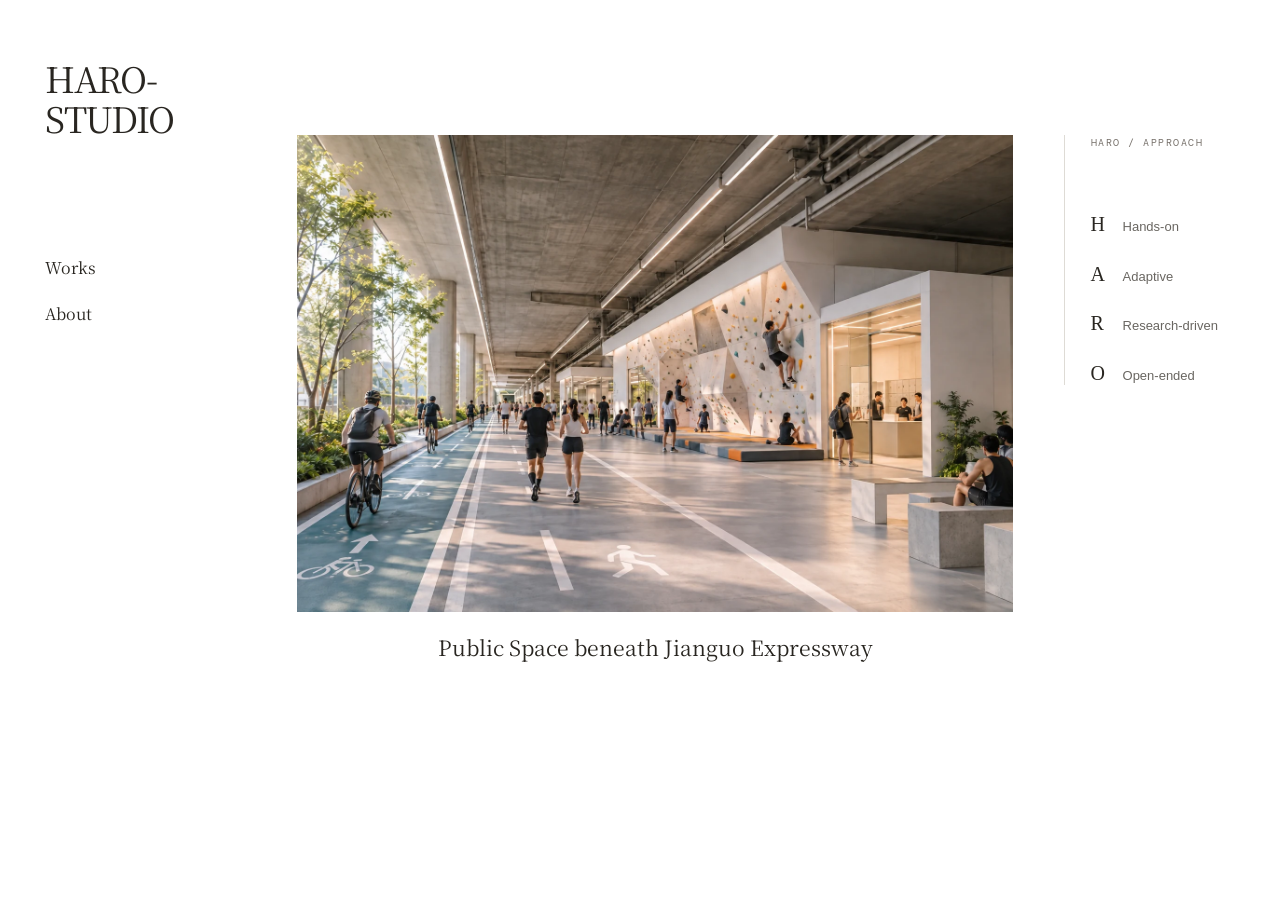
<file: index.html>
<!doctype html>
<html lang="en">
<head>
  <meta charset="utf-8">
  <meta name="viewport" content="width=device-width, initial-scale=1">
  <meta name="description" content="HARO-STUDIO — Architecture portfolio of Samuel HUANG">
  <meta name="theme-color" content="#ffffff">
  <title>HARO-STUDIO — Architecture Portfolio</title>
  <link rel="preconnect" href="https://fonts.googleapis.com">
  <link rel="preconnect" href="https://fonts.gstatic.com" crossorigin>
  <link href="https://fonts.googleapis.com/css2?family=DM+Mono:wght@400;500&family=Noto+Sans+TC:wght@400;500;600&family=Noto+Serif+TC:wght@400;500&display=swap" rel="stylesheet">
  <link rel="stylesheet" href="assets/site.css">
  <script src="assets/app.js" defer></script>
</head>
<body class="showcase-page">
  <main class="showcase-layout">
    <aside class="work-index">
      <h1 class="showcase-brand"><a href="index.html">HARO-<br>STUDIO</a></h1>
      <nav class="primary-navigation" aria-label="Main navigation">
        <a class="text-navigation" href="works.html">Works</a>
        <a class="text-navigation" href="about.html">About</a>
      </nav>
    </aside>

    <section class="showcase-main" aria-label="Featured projects">
      <div class="image-stage" id="image-stage">
        <a id="stage-link" class="stage-image-link" href="work.html?id=under-bridge" aria-label="View Public Space beneath Jianguo Expressway">
          <img id="active-project-image" src="assets/images/jianguo-underpass.webp" alt="Rendering of a public recreation space under the Jianguo Expressway">
        </a>
      </div>
      <div class="showcase-caption">
        <a id="project-title" class="caption-title" href="work.html?id=under-bridge">Public Space beneath Jianguo Expressway</a>
      </div>
    </section>
    <aside class="studio-principles" aria-labelledby="principles-title">
      <div class="principles-inner">
        <h2 id="principles-title">HARO / Approach</h2>
        <ul>
          <li><span class="principle-letter">H</span><span>Hands-on</span></li>
          <li><span class="principle-letter">A</span><span>Adaptive</span></li>
          <li><span class="principle-letter">R</span><span>Research-driven</span></li>
          <li><span class="principle-letter">O</span><span>Open-ended</span></li>
        </ul>
      </div>
    </aside>
  </main>
</body>
</html>
</file>
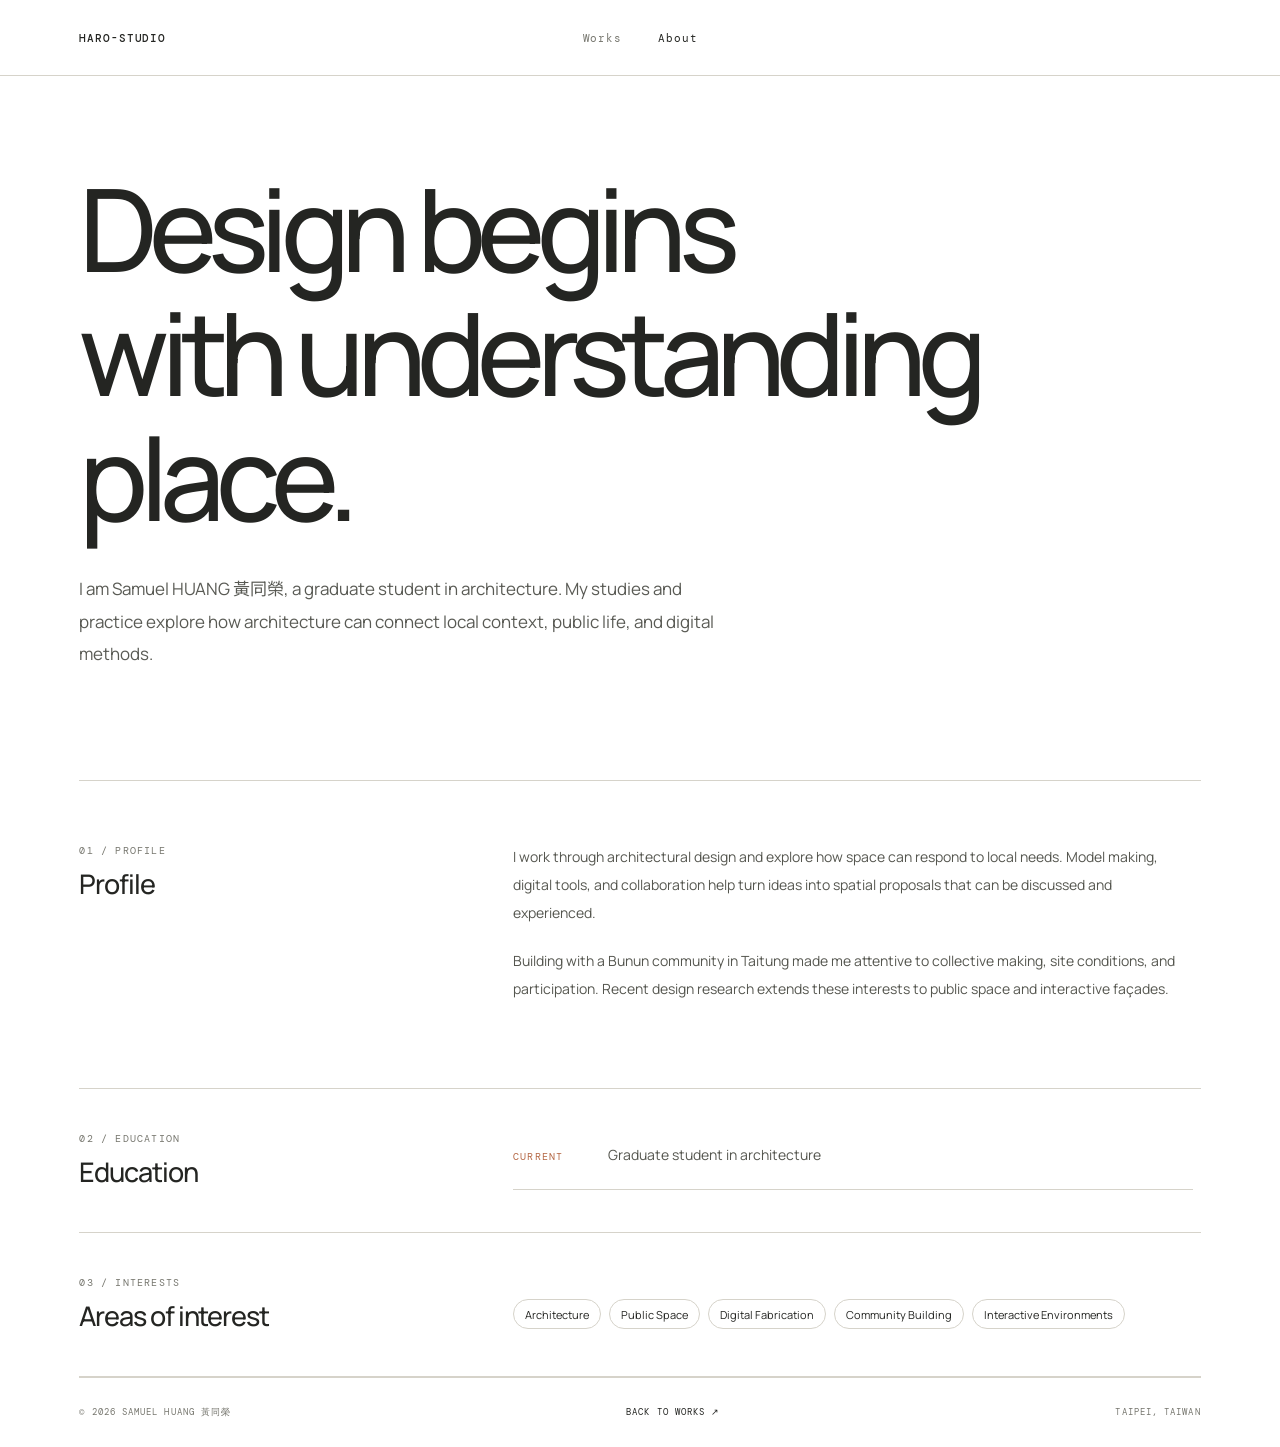
<file: about.html>
<!doctype html>
<html lang="en">
<head>
  <meta charset="utf-8">
  <meta name="viewport" content="width=device-width, initial-scale=1">
  <meta name="description" content="About Samuel HUANG — architecture, public space, and making">
  <title>About — HARO-STUDIO</title>
  <link rel="preconnect" href="https://fonts.googleapis.com">
  <link rel="preconnect" href="https://fonts.gstatic.com" crossorigin>
  <link href="https://fonts.googleapis.com/css2?family=DM+Mono:wght@400;500&family=Manrope:wght@400;500;600;700&family=Noto+Sans+TC:wght@400;500;600;700&display=swap" rel="stylesheet">
  <link rel="stylesheet" href="assets/site.css">
</head>
<body>
  <header class="topbar">
    <a class="wordmark" href="index.html">HARO-STUDIO</a>
    <nav aria-label="Main navigation"><a href="works.html">Works</a><a class="active" href="about.html" aria-current="page">About</a></nav>
  </header>
  <main>
    <section class="about-hero wrap">
      <h1>Design begins<br>with understanding place.</h1>
      <p class="about-lead">I am Samuel HUANG <span lang="zh-Hant">黃同榮</span>, a graduate student in architecture. My studies and practice explore how architecture can connect local context, public life, and digital methods.</p>
    </section>
    <section class="about-content wrap">
      <div class="about-col"><p class="eyebrow">01 / PROFILE</p><h2>Profile</h2></div>
      <div class="about-copy">
        <p>I work through architectural design and explore how space can respond to local needs. Model making, digital tools, and collaboration help turn ideas into spatial proposals that can be discussed and experienced.</p>
        <p>Building with a Bunun community in Taitung made me attentive to collective making, site conditions, and participation. Recent design research extends these interests to public space and interactive façades.</p>
      </div>
    </section>
    <section class="about-content education wrap">
      <div class="about-col"><p class="eyebrow">02 / EDUCATION</p><h2>Education</h2></div>
      <div class="about-copy"><div class="timeline-item"><span class="year">CURRENT</span><p>Graduate student in architecture</p></div></div>
    </section>
    <section class="about-content education wrap">
      <div class="about-col"><p class="eyebrow">03 / INTERESTS</p><h2>Areas of interest</h2></div>
      <div class="tag-list"><span>Architecture</span><span>Public Space</span><span>Digital Fabrication</span><span>Community Building</span><span>Interactive Environments</span></div>
    </section>
  </main>
  <footer class="footer wrap"><span>© 2026 SAMUEL HUANG <span lang="zh-Hant">黃同榮</span></span><a href="works.html">Back to works ↗</a><span>TAIPEI, TAIWAN</span></footer>
</body>
</html>
</file>
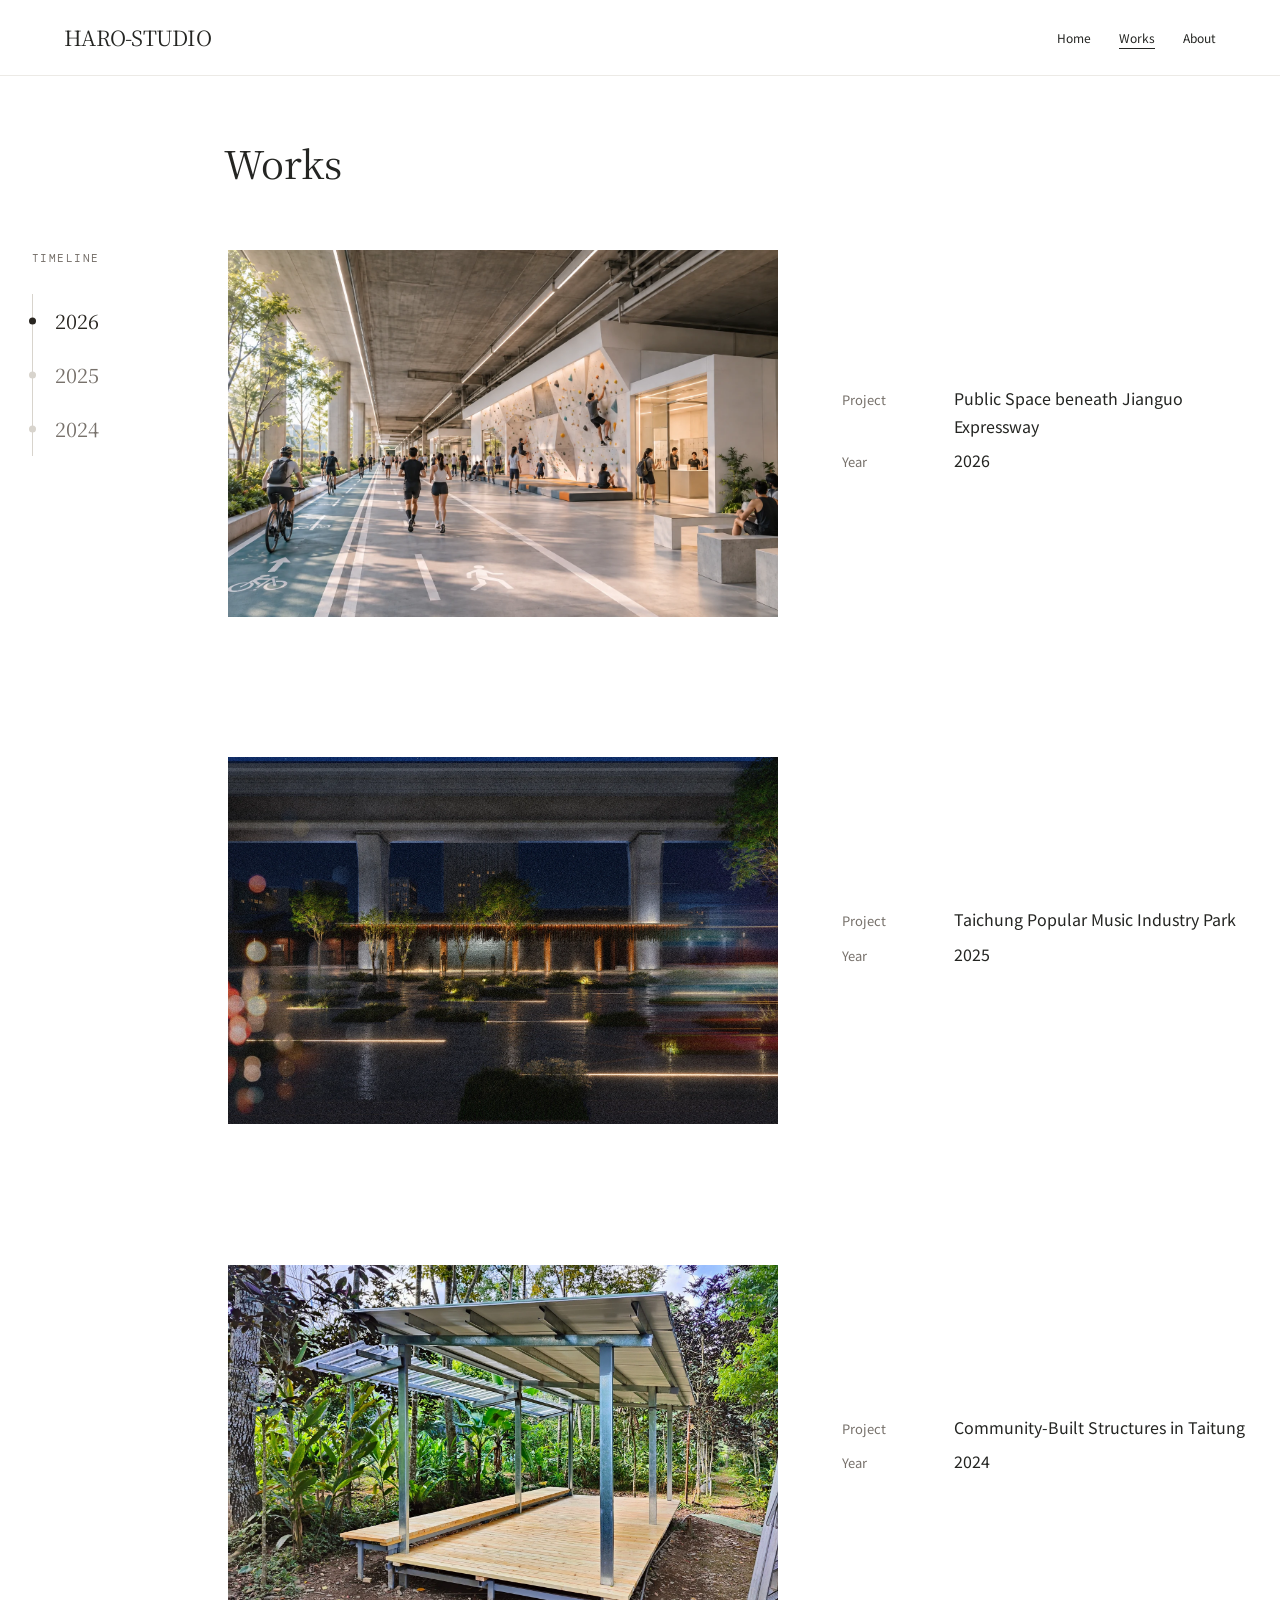
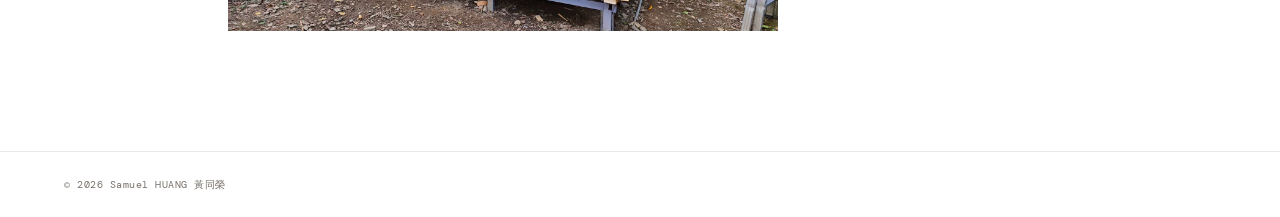
<file: works.html>
<!doctype html>
<html lang="en">
<head>
  <meta charset="utf-8">
  <meta name="viewport" content="width=device-width, initial-scale=1">
  <meta name="description" content="Architecture projects by Samuel HUANG at HARO-STUDIO">
  <meta name="theme-color" content="#ffffff">
  <title>Works — HARO-STUDIO</title>
  <link rel="preconnect" href="https://fonts.googleapis.com">
  <link rel="preconnect" href="https://fonts.gstatic.com" crossorigin>
  <link href="https://fonts.googleapis.com/css2?family=DM+Mono:wght@400;500&family=Manrope:wght@400;500;600&family=Noto+Sans+TC:wght@400;500;600&family=Noto+Serif+TC:wght@400;500&display=swap" rel="stylesheet">
  <link rel="stylesheet" href="assets/site.css">
  <script src="assets/app.js" defer></script>
</head>
<body>
  <header class="works-header">
    <a class="works-wordmark" href="index.html">HARO-STUDIO</a>
    <nav aria-label="Main navigation">
      <a href="index.html">Home</a>
      <a href="works.html" aria-current="page">Works</a>
      <a href="about.html">About</a>
    </nav>
  </header>
  <main class="works-page">
    <h1>Works</h1>
    <div class="works-content">
      <nav class="works-timeline" aria-label="Browse projects by year">
        <p class="works-timeline-heading">Timeline</p>
        <div id="works-years" class="works-years"></div>
      </nav>
      <div id="works-list" class="works-list" aria-live="polite"></div>
    </div>
  </main>
  <footer class="works-footer">© 2026 Samuel HUANG <span lang="zh-Hant">黃同榮</span></footer>
</body>
</html>
</file>
<file: assets/site.css>
:root{--paper:#ffffff;--ink:#242522;--muted:#77776f;--line:#d6d3ca;--accent:#b56845;--gutter:clamp(22px,6.2vw,96px)}*{box-sizing:border-box}html{scroll-behavior:smooth}body{margin:0;background:var(--paper);color:var(--ink);font-family:Manrope,"Noto Sans TC",sans-serif;font-size:15px;-webkit-font-smoothing:antialiased}a{color:inherit;text-decoration:none}.wrap{width:min(1440px,100% - var(--gutter)*2);margin-inline:auto}.topbar{height:76px;padding:0 var(--gutter);display:grid;grid-template-columns:1fr auto 1fr;align-items:center;border-bottom:1px solid var(--line);font-family:"DM Mono",monospace;font-size:11px;letter-spacing:.08em}.wordmark{font-weight:500;justify-self:start}.wordmark span{color:var(--accent);padding:0 5px}.topbar nav{display:flex;gap:36px}.topbar nav a{color:var(--muted);transition:color .2s}.topbar nav a:hover,.topbar nav a.active{color:var(--ink)}.lang{justify-self:end;border:0;background:transparent;font:inherit;color:var(--ink);cursor:pointer;padding:8px}.hero{padding-top:80px}.hero-top,.hero-bottom,.section-head,.project-meta,.footer{display:flex;justify-content:space-between;align-items:center}.eyebrow,.index-no,.project-meta,.footer,.image-caption,.year{font:10px/1.5 "DM Mono",monospace;letter-spacing:.12em;text-transform:uppercase}.eyebrow{color:var(--muted);margin:0}.index-no{color:#99968e}.hero h1{font-size:clamp(50px,10vw,144px);line-height:.96;letter-spacing:-.075em;font-weight:500;margin:65px 0 35px}.hero h1>span:first-child{display:block}.name-zh{display:block;color:#8b887f;font-family:"Noto Sans TC",sans-serif;font-size:.24em;letter-spacing:.12em;margin-top:26px}.hero-bottom{align-items:end;padding-bottom:36px}.hero-bottom p{font-size:15px;color:#5f6059;margin:0}.text-link{display:flex;gap:15px;align-items:center;font:10px "DM Mono",monospace;letter-spacing:.09em}.text-link span:last-child{color:var(--accent);font-size:18px}.hero-rule{border-bottom:1px solid var(--ink)}.work-section{padding-top:78px}.section-head{align-items:end;margin-bottom:28px}.section-head h2,.about-col h2{font-size:27px;letter-spacing:-.04em;font-weight:500;margin:7px 0 0}.section-note{font-size:12px;color:var(--muted);margin:0 0 3px}.project-grid{display:grid;grid-template-columns:repeat(2,minmax(0,1fr));column-gap:22px;row-gap:55px}.project-card:nth-child(3){grid-column:1 / 2}.project-image{position:relative;overflow:hidden;aspect-ratio:1.48;background:#dedbd1}.project-image img,.detail-art img{display:block;width:100%;height:100%;object-fit:cover;transition:transform .6s cubic-bezier(.2,.7,.2,1)}.project-card:hover .project-image img{transform:scale(1.025)}.project-meta{margin-top:15px;color:var(--muted);font-size:9px}.project-card h3{font-size:19px;font-weight:500;letter-spacing:-.03em;margin:9px 0 4px}.project-card>p{font-size:11px;color:var(--muted);margin:0}.statement{margin-top:120px;padding:25px 0 92px;border-top:1px solid var(--line)}.statement-text{max-width:800px;font-size:clamp(23px,4vw,46px);line-height:1.45;letter-spacing:-.045em;margin:35px 0 0}.footer{border-top:1px solid var(--line);height:70px;color:var(--muted);font-size:9px}.footer a{color:var(--ink)}.about-hero{padding-top:90px;padding-bottom:110px;border-bottom:1px solid var(--line)}.about-hero h1{font-size:clamp(54px,9vw,118px);font-weight:500;letter-spacing:-.075em;line-height:1.08;margin:0 0 34px}.about-lead{font-size:17px;line-height:1.9;max-width:640px;color:#595a54;margin:0}.about-content{display:grid;grid-template-columns:1fr 2fr;gap:8%;padding-top:62px;padding-bottom:65px;border-bottom:1px solid var(--line)}.about-copy{max-width:680px}.about-copy p{line-height:2;font-size:14px;color:#55564f;margin:0 0 20px}.education{padding-block:42px}.timeline-item{display:flex;gap:45px;align-items:baseline;border-bottom:1px solid var(--line);padding:10px 0 20px}.year{color:var(--accent)}.timeline-item p{margin:0}.tag-list{display:flex;flex-wrap:wrap;align-self:start;align-items:center;align-content:flex-start;gap:8px;padding-top:24px}.tag-list span{display:inline-flex;align-items:center;justify-content:center;min-height:30px;border:1px solid var(--line);border-radius:99px;padding:5px 11px;font-size:11px;line-height:1.2;white-space:nowrap}.detail-page{padding-top:35px;padding-bottom:100px;min-height:75vh}.back-link{font:10px "DM Mono",monospace;letter-spacing:.08em;color:var(--muted)}#project-detail>.eyebrow{margin-top:58px}#project-detail h1{font-size:clamp(38px,7.5vw,92px);line-height:1.1;letter-spacing:-.065em;font-weight:500;max-width:1000px;margin:18px 0}.detail-location{font:11px "DM Mono",monospace;color:var(--muted);margin:17px 0 34px}.detail-location span{padding:0 8px;color:var(--accent)}.detail-art{position:relative;aspect-ratio:1.92;overflow:hidden;background:#dedbd1}.detail-description{display:grid;grid-template-columns:1fr 2fr;gap:8%;padding-top:55px;max-width:970px}.detail-description>p:last-child{font-size:17px;line-height:1.9;margin:0;max-width:680px}.load-error{grid-column:1/-1;color:#8a4f36;padding:24px 0}@media(max-width:700px){.topbar{height:64px}.topbar nav{gap:18px}.hero{padding-top:57px}.hero h1{margin:53px 0 26px;letter-spacing:-.07em}.hero-bottom{gap:24px;align-items:center}.hero-bottom p{max-width:220px;line-height:1.7}.text-link{white-space:nowrap}.work-section{padding-top:60px}.section-head{display:block}.section-note{margin-top:14px}.project-grid{grid-template-columns:1fr;row-gap:38px}.project-card:nth-child(3){grid-column:auto}.project-card h3{font-size:17px}.statement{margin-top:80px;padding-bottom:64px}.footer{height:auto;min-height:70px;gap:15px;flex-wrap:wrap;padding-block:18px;font-size:8px}.about-hero{padding-top:62px;padding-bottom:72px}.about-hero h1{margin:0 0 25px}.about-lead{font-size:15px}.about-content,.detail-description{grid-template-columns:1fr;gap:24px;padding-top:38px;padding-bottom:38px}.tag-list{padding-top:0}.detail-art{aspect-ratio:1.2}.detail-description>p:last-child{font-size:15px}.detail-page{padding-top:25px}#project-detail>.eyebrow{margin-top:43px}}

/* Minimal image-led home. */
.showcase-page{--paper:#ffffff;--ink:#292621;--muted:#686661;--line:#e8e6e2;min-height:100vh;min-height:100svh;background:#ffffff;color:var(--ink);font-family:"Noto Serif TC",Georgia,serif}
.showcase-layout{width:min(1880px,calc(100% - clamp(48px,7vw,140px)));min-height:100vh;min-height:100svh;margin-inline:auto;display:grid;grid-template-columns:minmax(190px,1fr) minmax(0,3.55fr) minmax(170px,.85fr);gap:clamp(32px,4vw,78px)}
.work-index{display:flex;flex-direction:column;align-items:flex-start;padding:clamp(42px,6.4vh,70px) 0 40px}
.showcase-brand{font:400 clamp(31px,2.75vw,48px)/1.15 Georgia,"Noto Serif TC",serif;letter-spacing:-.035em;margin:0;white-space:nowrap}
.showcase-brand a:hover{color:#77716b}
.primary-navigation{display:flex;flex-direction:column;align-items:flex-start;gap:22px;margin-top:clamp(85px,13vh,135px)}
.text-navigation,.caption-title{transition:color .2s ease;text-decoration:none}
.text-navigation{color:var(--ink);font:400 16px/1.5 "Noto Serif TC",Georgia,serif}
.text-navigation span{font:400 15px Georgia,serif;margin-left:5px}
.text-navigation:hover,.caption-title:hover{color:#969087}
.showcase-main{min-width:0;padding:clamp(115px,15vh,160px) 0 44px;align-self:start}
.image-stage{width:100%;aspect-ratio:1.5;max-height:calc(100svh - 235px);min-height:360px;background:#f1f0ee;overflow:hidden}
.stage-image-link{display:block;width:100%;height:100%}
.stage-image-link img{display:block;width:100%;height:100%;object-fit:cover;transition:opacity .4s ease,transform .7s ease}
.stage-image-link:hover img{transform:scale(1.012)}
.stage-image-link img.is-changing{opacity:.3}
.showcase-caption{display:flex;justify-content:center;align-items:center;margin-top:20px;font:clamp(18px,1.65vw,27px)/1.5 "Noto Serif TC",Georgia,serif}
.caption-title{color:var(--ink);text-align:center}
.studio-principles{align-self:start;padding:clamp(115px,15vh,160px) 0 40px;min-width:0}
.principles-inner{border-left:1px solid #dedbd5;padding-left:clamp(16px,2vw,32px);max-width:290px}
.principles-inner h2{margin:0 0 clamp(40px,7vh,72px);color:#77716b;font:10px/1.6 "DM Mono",monospace;font-weight:400;letter-spacing:.15em;text-transform:uppercase}
.principles-inner ul{list-style:none;padding:0;margin:0;display:grid;gap:27px}
.principles-inner li{display:flex;align-items:baseline;gap:14px;color:#696661;font:13px/1.5 Manrope,Arial,sans-serif}
.principle-letter{flex:none;width:18px;color:#292621;font:20px/1 Georgia,serif}
.showcase-page .load-error{color:#854a36;font:12px/1.7 "Noto Sans TC",sans-serif;margin:12px 0 0}
.showcase-page a:focus-visible{outline:2px solid var(--ink);outline-offset:5px}
@media(max-width:1050px){.showcase-layout{width:calc(100% - 60px);grid-template-columns:minmax(150px,.85fr) minmax(0,3fr) minmax(140px,.7fr);gap:28px}.showcase-brand{font-size:32px}.showcase-main,.studio-principles{padding-top:125px}.image-stage{min-height:270px}.principles-inner li{font-size:12px;gap:10px}}
@media(max-width:720px){.showcase-layout{width:calc(100% - 40px);min-height:100svh;display:flex;flex-direction:column;gap:0}.work-index{padding:27px 0 0}.showcase-brand{font-size:31px}.showcase-brand br{display:none}.primary-navigation{width:100%;flex-direction:row;gap:22px;margin-top:25px}.text-navigation,.text-navigation span{font-size:13px}.showcase-main{width:100%;padding:37px 0 0}.image-stage{aspect-ratio:1.16;min-height:0;max-height:none}.showcase-caption{margin-top:16px;font-size:19px}.studio-principles{width:100%;padding:44px 0 54px}.principles-inner{max-width:none;border-left:0;border-top:1px solid #dedbd5;padding:17px 0 0}.principles-inner h2{margin-bottom:24px}.principles-inner ul{grid-template-columns:repeat(2,minmax(0,1fr));gap:17px 10px}}
@media(max-width:420px){.showcase-layout{width:calc(100% - 32px)}.showcase-brand{font-size:27px}.caption-title{font-size:18px}}
@media(max-width:360px){.principles-inner ul{grid-template-columns:1fr}}
@media(prefers-reduced-motion:reduce){.stage-image-link img,.text-navigation,.caption-title{transition:none!important}}

/* All work: image on the left, title and completion year on the right. */
.works-header{padding:25px clamp(22px,5vw,78px);display:flex;justify-content:space-between;align-items:center;gap:30px;border-bottom:1px solid #eceae6}
.works-wordmark{font:400 21px/1.2 Georgia,"Noto Serif TC",serif;letter-spacing:-.035em}
.works-header nav{display:flex;gap:28px;font:12px/1.5 "Noto Sans TC",sans-serif}
.works-header nav a[aria-current=page]{text-decoration:underline;text-underline-offset:5px}
.works-header a:hover,.works-entry-info a:hover{color:#918a82}
.works-page{width:min(1920px,calc(100% - clamp(44px,5vw,120px)));margin-inline:auto;padding:60px 0 120px}
.works-page h1{font:400 clamp(27px,3vw,42px)/1.4 "Noto Serif TC",Georgia,serif;margin:0 0 60px clamp(190px,15vw,300px)}
.works-page h1 span{font:400 .58em Georgia,serif;margin-left:12px}
.works-content{display:grid;grid-template-columns:clamp(160px,13vw,260px) minmax(0,1fr);gap:clamp(30px,2vw,40px)}
.works-timeline{position:sticky;top:90px;align-self:start;font-family:Georgia,"Noto Serif TC",serif}
.works-timeline-heading{font:11px/1.5 "DM Mono",monospace;letter-spacing:.13em;text-transform:uppercase;color:#77716b;margin:0 0 28px}
.works-years{display:flex;flex-direction:column;align-items:flex-start;border-left:1px solid #d8d4cd}
.works-years a{position:relative;padding:12px 0 12px 22px;color:#77716b;font-size:20px;line-height:1.5;transition:color .2s ease}
.works-years a::before{content:"";position:absolute;left:-4px;top:50%;width:7px;height:7px;border-radius:50%;background:#d8d4cd;transform:translateY(-50%)}
.works-years a:hover,.works-years a[aria-current="location"]{color:#292621}
.works-years a[aria-current="location"]::before{background:#292621}
.works-years a:focus-visible{outline:2px solid #292621;outline-offset:3px}
.works-list{display:grid;gap:clamp(75px,11vw,160px)}
.works-entry{display:grid;grid-template-columns:minmax(0,1.22fr) minmax(280px,.9fr);gap:clamp(35px,5vw,100px);align-items:center;scroll-margin-top:90px}
.works-entry-image{display:block;aspect-ratio:1.5;overflow:hidden;background:#f1f0ee}
.works-entry-image img{display:block;width:100%;height:100%;object-fit:cover;transition:transform .45s ease}
.works-entry-image:hover img{transform:scale(1.015)}
.works-entry-info{margin:0;font:16px/1.8 "Noto Sans TC",sans-serif}
.works-entry-info>div{display:grid;grid-template-columns:92px minmax(0,1fr);gap:20px;align-items:baseline;margin-bottom:7px}
.works-entry-info dt{margin:0;color:#77716b;font-size:13px;white-space:nowrap}
.works-entry-info dd{margin:0;line-height:1.7}
.works-footer{padding:25px clamp(22px,5vw,78px);border-top:1px solid #eceae6;color:#77716b;font:10px/1.5 "DM Mono",monospace;letter-spacing:.05em}
@media(max-width:900px){.works-content{grid-template-columns:125px minmax(0,1fr);gap:24px}.works-page h1{margin-left:149px}.works-entry{grid-template-columns:minmax(0,1fr);gap:22px}.works-entry-info{margin-top:0}}
@media(max-width:760px){.works-page{width:calc(100% - 40px);padding:40px 0 80px}.works-page h1{margin:0 0 34px}.works-content{display:block}.works-timeline{z-index:2;top:0;background:#fff;padding:12px 0 16px;margin-bottom:30px}.works-timeline-heading{margin:0 0 8px}.works-years{flex-direction:row;align-items:center;gap:30px;border-left:0;border-bottom:1px solid #d8d4cd}.works-years a{padding:4px 0 10px;font-size:16px}.works-years a::before{top:auto;left:50%;bottom:-4px;transform:translateX(-50%)}.works-list{gap:70px}.works-entry{display:block;scroll-margin-top:115px}.works-entry-image{aspect-ratio:1.4}.works-entry-info{margin-top:23px;font-size:14px}.works-entry-info>div{grid-template-columns:74px minmax(0,1fr);gap:15px}.works-entry-info dt{font-size:11px}}
@media(max-width:420px){.works-header{padding:20px 16px}.works-wordmark{font-size:16px}.works-header nav{gap:13px;font-size:11px}.works-page{width:calc(100% - 32px)}}
@media(prefers-reduced-motion:reduce){.works-entry-image img{transition:none!important}}
</file>
